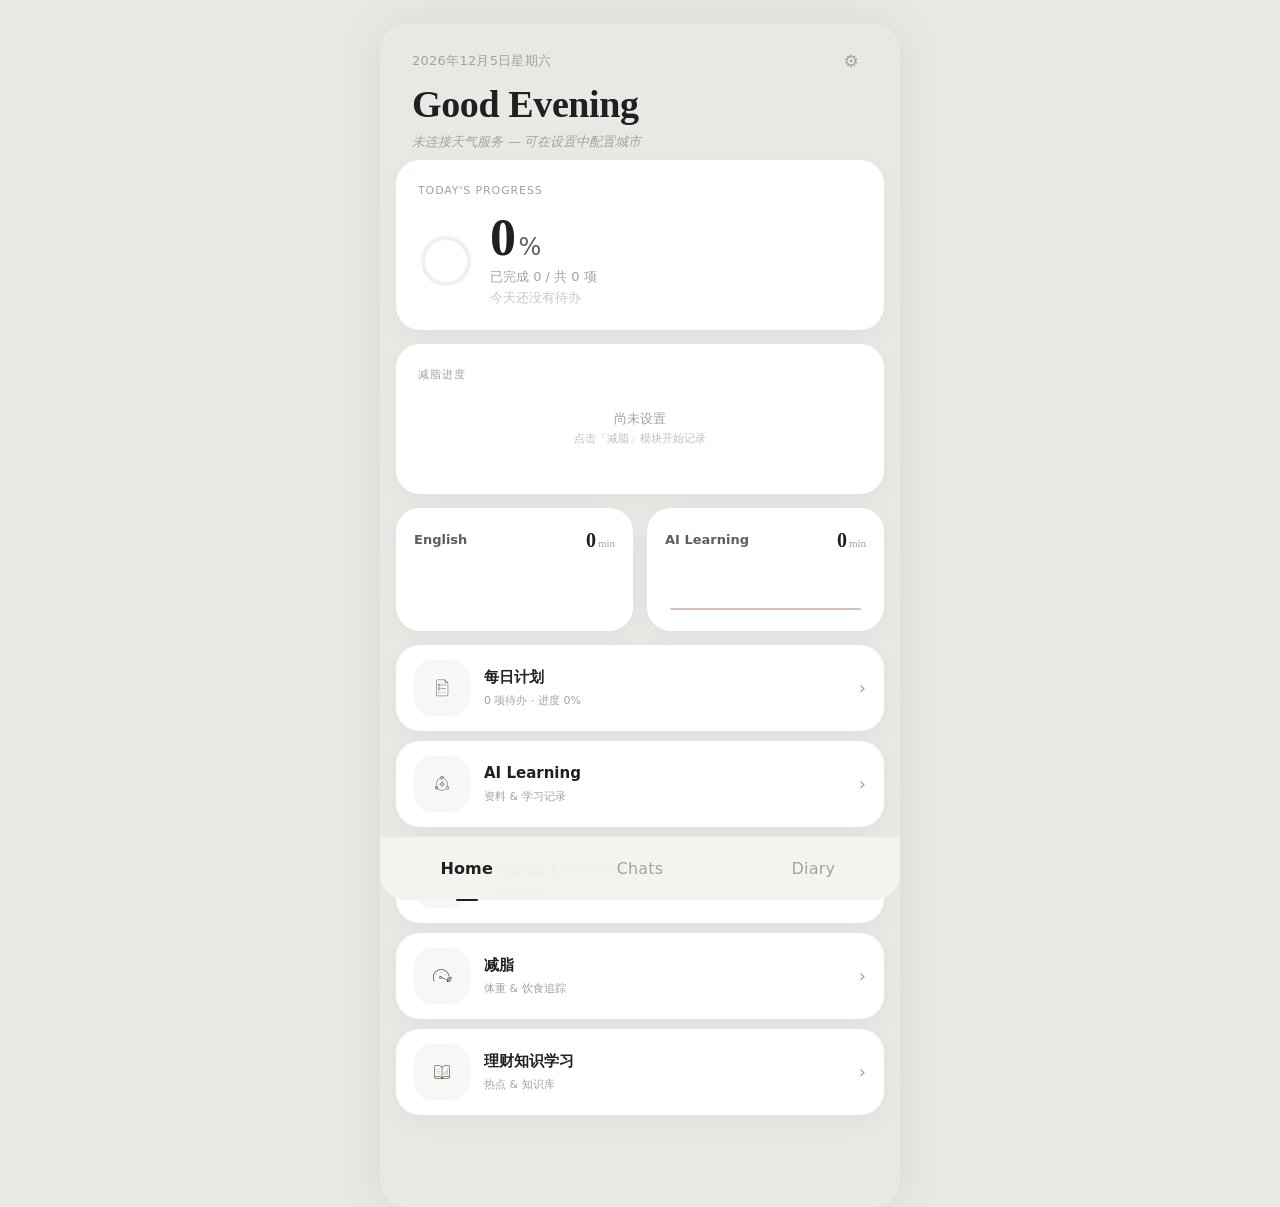
<file: index.html>
<!DOCTYPE html>
<html lang="zh-CN">
<head>
  <meta charset="UTF-8">
  <meta name="viewport" content="width=device-width, initial-scale=1.0, viewport-fit=cover, user-scalable=no">
  <meta name="theme-color" content="#F4F2EE">
  <meta name="apple-mobile-web-app-capable" content="yes">
  <meta name="apple-mobile-web-app-status-bar-style" content="default">
  <title>Reality Loop</title>
  <link rel="manifest" href="manifest.json">
  <link rel="stylesheet" href="css/style.css">
</head>
<body>
<div class="app-shell" id="app">

  <!-- ═════════════════════════════════
       PAGE: Dashboard (Home)
       ═════════════════════════════════ -->
  <div class="page active" id="page-dashboard">
    <!-- Dashboard Home -->
    <div id="dash-home" class="page-content"></div>

    <!-- Sub-pages -->
    <div id="dash-tasks-page" class="page-content hidden"></div>
    <div id="dash-ai-page" class="page-content hidden"></div>
    <div id="dash-english-page" class="page-content hidden"></div>
    <div id="dash-fatloss-page" class="page-content hidden"></div>
    <div id="dash-finance-page" class="page-content hidden"></div>
    <div id="dash-settings-page" class="page-content hidden"></div>
  </div>

  <!-- ═════════════════════════════════
       PAGE: Chats
       ═════════════════════════════════ -->
  <div class="page" id="page-chats">
    <div id="chats-list-view" class="page-content"></div>
    <div id="chats-detail-view" class="page-content hidden"></div>
  </div>

  <!-- ═════════════════════════════════
       PAGE: Diary
       ═════════════════════════════════ -->
  <div class="page" id="page-diary">
    <div id="diary-list-view" class="page-content"></div>
    <div id="diary-editor-view" class="page-content hidden"></div>
  </div>

  <!-- ═════════════════════════════════
       Bottom Navigation
       ═════════════════════════════════ -->
  <nav class="bottom-nav" id="bottom-nav">
    <button class="nav-item active" data-page="dashboard">Home</button>
    <button class="nav-item" data-page="chats">Chats</button>
    <button class="nav-item" data-page="diary">Diary</button>
  </nav>
</div>

<!-- Modal Overlay -->
<div class="modal-overlay" id="modal-overlay">
  <div class="modal-sheet" id="modal-sheet">
    <div class="modal-handle"></div>
    <div id="modal-body"></div>
  </div>
</div>

<!-- Confirm Dialog -->
<div class="confirm-overlay" id="confirm-overlay">
  <div class="confirm-box">
    <p class="confirm-msg" id="confirm-msg"></p>
    <div class="confirm-actions">
      <button class="btn btn-outline btn-sm" id="confirm-cancel">取消</button>
      <button class="btn btn-primary btn-sm" id="confirm-ok">确认</button>
    </div>
  </div>
</div>

<!-- Toast Container -->
<div class="toast-container" id="toast-container"></div>

<script src="js/utils.js"></script>
<script src="js/db.js"></script>
<script src="js/weather.js"></script>
<script src="js/chat-provider.js"></script>
<script src="js/dashboard.js"></script>
<script src="js/tasks.js"></script>
<script src="js/ai-learning.js"></script>
<script src="js/english.js"></script>
<script src="js/fatloss.js"></script>
<script src="js/finance.js"></script>
<script src="js/diary.js"></script>
<script src="js/chats.js"></script>
<script src="js/app.js"></script>
<script>
  if ('serviceWorker' in navigator) {
    window.addEventListener('load', () => {
      navigator.serviceWorker.register('sw.js').catch(() => {});
    });
  }
</script>
</body>
</html>
</file>
<file: css/style.css>
/* ============================================
   Reality Loop v2 — Soft Editorial Design System
   "私人数字杂志" — Warm, quiet, editorial
   Reference: Iris's preferred-ui-reference.png
   ============================================ */

/* ── Font Stack (no Google Fonts CDN) ── */
:root {
  --font-serif:
    "Newsreader", "Noto Serif SC", "Source Han Serif SC",
    "Songti SC", "STSong", Georgia, serif;
  --font-sans:
    "Inter", "Noto Sans SC", "Source Han Sans SC",
    -apple-system, BlinkMacSystemFont, "Segoe UI", Roboto,
    system-ui, sans-serif;
}

/* ── Design Tokens ── */
:root {
  /* Colors — warm editorial palette */
  --bg-page:        #F4F2EE;
  --bg-card:        #FFFFFF;
  --bg-dark-card:   #1F201F;
  --bg-input:       #FAFAF8;

  --text-primary:   #1F201F;
  --text-secondary: #5E5F5C;
  --text-tertiary:  #A2A3A0;
  --text-dark-primary:  #F4F4F1;
  --text-dark-secondary: #AFAFAD;

  --border-light:   #E8E9E5;
  --border-subtle:  #F0F0EC;

  /* Chart / accent colors (low saturation) */
  --chart-green:    #BEC0BC;
  --chart-pink:     #D6B7AE;
  --chart-line:     #D6B7AE;

  /* Semantic */
  --success:        #5A9B6E;
  --danger:         #C45C4B;
  --warning:        #B8923A;

  /* Typography scale */
  --fs-greeting:    clamp(30px, 7.5vw, 38px);
  --fs-big-number:  clamp(40px, 10vw, 52px);
  --fs-card-title:  clamp(17px, 4.5vw, 24px);
  --fs-body:        15px;
  --fs-body-lg:     16px;
  --fs-caption:     13px;
  --fs-tiny:         11px;
  --fs-nav:         clamp(14px, 3.6vw, 16px);

  /* Line heights */
  --lh-tight:       1.08;    /* greeting */
  --lh-number:      0.98;    /* big numbers */
  --lh-body:        1.65;    /* Chinese body text */
  --lh-diary:       1.7;     /* diary body */
  --lh-normal:      1.45;    /* general */

  /* Spacing */
  --page-x:         16px;
  --card-radius:    24px;
  --dark-radius:    26px;
  --card-pad:       20px;
  --card-pad-lg:    22px;
  --gap-block:      14px;
  --gap-section:    20px;

  /* Shadow — very soft */
  --shadow-card:    0 8px 24px rgba(31,32,31,.035);
  --shadow-dark:    0 12px 32px rgba(31,32,31,.18);

  /* Layout */
  --nav-height:     64px;
  --max-width:      480px;
  --safe-top:       env(safe-area-inset-top, 0px);
  --safe-bottom:    env(safe-area-inset-bottom, 0px);

  /* Tabular numbers for data */
  --font-numeric:   "Newsreader", ui-serif, Georgia, serif;
}

/* ═══════════════════════════════════
   RESET & BASE
   ═══════════════════════════════════ */
*, *::before, *::after {
  box-sizing: border-box;
  margin: 0;
  padding: 0;
}
html {
  font-size: 16px;
  -webkit-text-size-adjust: 100%;
  -webkit-tap-highlight-color: transparent;
}
body {
  font-family: var(--font-sans);
  font-size: var(--fs-body);
  line-height: var(--lh-body);
  color: var(--text-primary);
  background: var(--bg-page);
  min-height: 100dvh;
  overflow-x: hidden;
  -webkit-font-smoothing: antialiased;
  -moz-osx-font-smoothing: grayscale;
}
a { color: inherit; text-decoration: none; }
button {
  font: inherit; color: inherit;
  background: none; border: none; cursor: pointer;
  -webkit-user-select: none; user-select: none;
}
input, textarea, select {
  font-family: var(--font-sans);
  font-size: var(--fs-body);
  color: var(--text-primary);
  background: var(--bg-input);
  border: 1px solid var(--border-light);
  border-radius: 12px;
  padding: 11px 14px;
  width: 100%; outline: none;
  transition: border-color .2s ease;
}
input:focus, textarea:focus { border-color: var(--text-tertiary); }
textarea { resize: vertical; min-height: 80px; }

/* ═══════════════════════════════════
   APP SHELL
   ═══════════════════════════════════ */
.app-shell {
  max-width: var(--max-width);
  margin: 0 auto;
  min-height: 100dvh;
  position: relative;
  display: flex;
  flex-direction: column;
}

/* ═══════════════════════════════════
   PAGES
   ═══════════════════════════════════ */
.page { display: none; flex: 1;
  padding-bottom: calc(var(--nav-height) + var(--safe-bottom) + 8px); }
.page.active { display: block; }
.page-content { padding: 0 var(--page-x); }

/* ═══════════════════════════════════
   DASHBOARD HEADER — Editorial Date + Greeting
   ═══════════════════════════════════ */
.dash-header {
  padding: calc(var(--safe-top) + 20px) var(--page-x) 8px;
}
.dash-date-row {
  display: flex; align-items: center; justify-content: space-between;
  margin-bottom: 6px;
}
.dash-date-text {
  font-family: var(--font-sans);
  font-size: var(--fs-caption);
  color: var(--text-tertiary);
  letter-spacing: .02em;
  font-weight: 500;
}
.dash-sync-time {
  font-size: var(--fs-tiny);
  color: var(--text-tertiary);
}
.dash-greeting {
  font-family: var(--font-serif);
  font-size: var(--fs-greeting);
  font-weight: 700;
  line-height: var(--lh-tight);
  color: var(--text-primary);
  letter-spacing: -.01em;
}
.dash-weather-line {
  font-size: var(--fs-caption);
  color: var(--text-secondary);
  margin-top: 6px;
  font-weight: 400;
}
.settings-btn-low {
  width: 34px; height: 34px;
  display: flex; align-items: center; justify-content: center;
  border-radius: 50%;
  color: var(--text-tertiary);
  font-size: 17px;
  transition: background .15s;
}
.settings-btn-low:active { background: var(--border-subtle); }

/* ═══════════════════════════════════
   CARDS — White & Dark
   ═══════════════════════════════════ */
.card {
  background: var(--bg-card);
  border-radius: var(--card-radius);
  padding: var(--card-pad);
  box-shadow: var(--shadow-card);
  margin-bottom: var(--gap-block);
}
.card-lg { padding: var(--card-pad-lg); }
.card-dark {
  background: var(--bg-dark-card);
  border-radius: var(--dark-radius);
  padding: var(--card-pad-lg);
  box-shadow: var(--shadow-dark);
  margin-bottom: var(--gap-block);
  color: var(--text-dark-primary);
}

/* Card internal spacing */
.card-inner-gap { margin-top: 12px; }
.card-label {
  font-size: var(--fs-tiny);
  color: var(--text-tertiary);
  text-transform: uppercase;
  letter-spacing: .08em;
  font-weight: 500;
}
.card-label-dark {
  font-size: var(--fs-tiny);
  color: var(--text-dark-secondary);
  letter-spacing: .06em;
  opacity: .7;
}

/* ═══════════════════════════════════
   BIG NUMBERS — Serif, Tabular
   ═══════════════════════════════════ */
.big-number {
  font-family: var(--font-numeric);
  font-size: var(--fs-big-number);
  font-weight: 700;
  line-height: var(--lh-number);
  letter-spacing: -.03em;
  font-variant-numeric: tabular-nums;
}
.big-number-unit {
  font-family: var(--font-sans);
  font-size: var(--fs-card-title);
  font-weight: 400;
  color: var(--text-secondary);
  margin-left: 4px;
}
.big-number-sub {
  font-size: var(--fs-caption);
  color: var(--text-tertiary);
  margin-top: 2px;
}

/* Dark card numbers */
.big-number-dark {
  font-family: var(--font-numeric);
  font-size: var(--fs-big-number);
  font-weight: 700;
  line-height: var(--lh-number);
  letter-spacing: -.03em;
  color: var(--text-dark-primary);
  font-variant-numeric: tabular-nums;
}

/* ═══════════════════════════════════
   PROGRESS ARC (SVG)
   ═══════════════════════════════════ */
.progress-arc-wrap {
  display: flex; align-items: center; gap: 16px;
}
.progress-arc {
  width: 56px; height: 56px; flex-shrink: 0; position: relative;
}
.progress-arc svg { transform: rotate(-90deg); }
.progress-arc circle.bg {
  fill: none; stroke: var(--border-subtle); stroke-width: 4;
}
.progress-arc circle.fg {
  fill: none; stroke: var(--text-primary); stroke-width: 4;
  stroke-linecap: round;
  transition: stroke-dashoffset .5s cubic-bezier(.4,0,.2,1);
}
.progress-pct-label {
  font-family: var(--font-numeric);
  font-size: var(--fs-card-title);
  font-weight: 700;
  font-variant-numeric: tabular-nums;
}

/* ═══════════════════════════════════
   MINI CHARTS (Canvas-based)
   ═══════════════════════════════════ */
.mini-chart-row {
  display: grid;
  grid-template-columns: 1fr 1fr;
  gap: var(--gap-block);
  margin-bottom: var(--gap-block);
}
.mini-chart-card {
  background: var(--bg-card);
  border-radius: var(--card-radius);
  padding: 16px 18px;
  box-shadow: var(--shadow-card);
}
.mc-header {
  display: flex; align-items: center; justify-content: space-between;
  margin-bottom: 10px;
}
.mc-title {
  font-size: var(--fs-caption);
  font-weight: 600;
  color: var(--text-secondary);
}
.mc-value {
  font-family: var(--font-numeric);
  font-size: 20px;
  font-weight: 700;
  font-variant-numeric: tabular-nums;
}
.mc-value-unit {
  font-size: var(--fs-tiny);
  color: var(--text-tertiary);
  font-weight: 400;
  margin-left: 2px;
}
.mc-canvas {
  width: 100%; height: 48px;
  display: block;
}

/* ═══════════════════════════════════
   FAT LOSS PROGRESS CARD
   ═══════════════════════════════════ */
.fatloss-progress-grid {
  display: grid;
  grid-template-columns: repeat(3, 1fr);
  gap: 12px;
  margin-bottom: 14px;
}
.fatloss-stat {
  text-align: center;
}
.fatloss-stat-val {
  font-family: var(--font-numeric);
  font-size: 22px;
  font-weight: 700;
  font-variant-numeric: tabular-nums;
}
.fatloss-stat-lbl {
  font-size: var(--fs-tiny);
  color: var(--text-tertiary);
  margin-top: 2px;
}
.fatloss-arc-container {
  display: flex; justify-content: center;
  padding: 8px 0 4px;
}

/* ═══════════════════════════════════
   MODULE ENTRY ITEMS (clickable)
   ═══════════════════════════════════ */
.module-entry-list { margin-bottom: var(--gap-section); }
.module-entry {
  display: flex; align-items: center; gap: 14px;
  padding: 15px 18px;
  background: var(--bg-card);
  border-radius: var(--card-radius);
  box-shadow: var(--shadow-card);
  margin-bottom: 10px;
  cursor: pointer;
  transition: transform .15s ease, box-shadow .15s ease;
  -webkit-tap-highlight-color: transparent;
}
.module-entry:active {
  transform: scale(.985);
  box-shadow: 0 4px 12px rgba(31,32,31,.06);
}
.module-entry-icon {
  width: 56px; height: 56px;
  border-radius: 18px;
  display: flex; align-items: center; justify-content: center;
  flex-shrink: 0;
  background: #F7F8F5;
}
.module-entry-icon img {
  width: 32px; height: 32px;
  object-fit: contain;
}
.module-entry-info { flex: 1; min-width: 0; }
.module-entry-name {
  font-size: var(--fs-body);
  font-weight: 600;
}
.module-entry-hint {
  font-size: var(--fs-tiny);
  color: var(--text-tertiary);
  margin-top: 2px;
  white-space: nowrap; overflow: hidden; text-overflow: ellipsis;
}
.module-entry-arrow {
  color: var(--text-tertiary);
  font-size: 18px; flex-shrink: 0;
  font-weight: 300;
}

/* ═══════════════════════════════════
   BOTTOM NAVIGATION
   ═══════════════════════════════════ */
.bottom-nav {
  position: fixed; bottom: 0; left: 50%; transform: translateX(-50%);
  width: 100%; max-width: var(--max-width);
  height: calc(var(--nav-height) + var(--safe-bottom));
  padding-bottom: var(--safe-bottom);
  background: rgba(244,242,238,.92);
  backdrop-filter: blur(24px);
  -webkit-backdrop-filter: blur(24px);
  border-top: 1px solid var(--border-light);
  display: flex;
  z-index: 100;
}
.nav-item {
  flex: 1;
  display: flex; align-items: center; justify-content: center;
  height: var(--nav-height);
  font-family: var(--font-sans);
  font-size: var(--fs-nav);
  font-weight: 450;
  color: var(--text-tertiary);
  position: relative;
  transition: color .25s ease;
  letter-spacing: .01em;
}
.nav-item.active {
  color: var(--text-primary);
  font-weight: 600;
}
.nav-item.active::after {
  content: '';
  position: absolute; bottom: 0; left: 50%; transform: translateX(-50%);
  width: 22px; height: 2.5px;
  background: var(--text-primary);
  border-radius: 2px;
}

/* ═══════════════════════════════════
   SUB-PAGE HEADERS
   ═══════════════════════════════════ */
.subpage-header {
  display: flex; align-items: center; gap: 10px;
  padding: calc(var(--safe-top) + 10px) var(--page-x) 12px;
}
.back-btn {
  width: 36px; height: 36px;
  display: flex; align-items: center; justify-content: center;
  border-radius: 50%;
  font-size: 20px;
  color: var(--text-primary);
  font-weight: 300;
}
.subpage-title {
  font-family: var(--font-serif);
  font-size: var(--fs-card-title);
  font-weight: 700;
  letter-spacing: -.01em;
  flex: 1;
  min-width: 0;
}
.header-action {
  width: 36px; height: 36px;
  display: flex; align-items: center; justify-content: center;
  border-radius: 50%;
  color: var(--text-tertiary);
  font-size: 17px;
  margin-left: auto;
  transition: background .15s;
}
.header-action:active { background: var(--border-subtle); }

/* Page title (for Chats/Diary list pages) */
.page-header {
  display: flex; align-items: center; justify-content: space-between;
  padding: calc(var(--safe-top) + 16px) var(--page-x) 8px;
}
.page-title {
  font-family: var(--font-serif);
  font-size: var(--fs-card-title);
  font-weight: 700;
  letter-spacing: -.01em;
}

/* ═══════════════════════════════════
   BUTTONS — Low saturation, no neon
   ═══════════════════════════════════ */
.btn {
  display: inline-flex; align-items: center; justify-content: center;
  gap: 6px;
  padding: 11px 20px;
  border-radius: 14px;
  font-size: var(--fs-body);
  font-weight: 550;
  cursor: pointer;
  transition: all .2s ease;
  -webkit-tap-highlight-color: transparent;
  min-height: 44px; min-width: 44px;
}
.btn-primary {
  background: var(--text-primary);
  color: var(--bg-card);
}
.btn-primary:active { opacity: .82; }
.btn-outline {
  background: transparent;
  border: 1.5px solid var(--border-light);
  color: var(--text-primary);
}
.btn-outline:active { background: var(--border-subtle); }
.btn-white {
  background: #FFFFFF;
  border: 1.5px solid var(--border-light);
  color: var(--text-primary);
  box-shadow: 0 1px 4px rgba(31,32,31,.06);
}
.btn-white:active { background: var(--bg-primary); }
.btn-danger {
  background: var(--danger);
  color: #FFF;
}
.btn-ghost {
  background: transparent;
  color: var(--text-secondary);
}
.btn-ghost:active { background: var(--border-subtle); }
.btn-sm { padding: 8px 14px; font-size: var(--fs-caption); min-height: 36px; border-radius: 10px; }
.btn-block { width: 100%; }

/* ═══════════════════════════════════
   FORM ELEMENTS
   ═══════════════════════════════════ */
.form-group { margin-bottom: 16px; }
.form-label {
  display: block;
  font-size: var(--fs-caption);
  font-weight: 550;
  color: var(--text-secondary);
  margin-bottom: 6px;
}
.form-row { display: flex; gap: 10px; }
.form-row > * { flex: 1; }

/* ═══════════════════════════════════
   PILL TOGGLE GROUP
   ═══════════════════════════════════ */
.pill-toggle-group {
  display: flex; gap: 8px;
  margin-bottom: 16px;
}
.pill-toggle {
  flex: 1;
  padding: 9px 0;
  text-align: center;
  border-radius: 9999px;
  font-size: var(--fs-caption);
  font-weight: 550;
  border: 1.5px solid var(--border-light);
  background: var(--bg-card);
  color: var(--text-primary);
  transition: all .2s ease;
  cursor: pointer;
}
.pill-toggle.active {
  background: var(--text-primary);
  color: var(--bg-card);
  border-color: var(--text-primary);
}

/* ═══════════════════════════════════
   TODO ITEMS
   ═══════════════════════════════════ */
.todo-item {
  display: flex; align-items: flex-start; gap: 12px;
  padding: 13px 0;
  border-bottom: 1px solid var(--border-subtle);
}
.todo-item:last-child { border-bottom: none; }
.todo-check {
  width: 22px; height: 22px;
  border-radius: 50%;
  border: 1.5px solid var(--text-tertiary);
  flex-shrink: 0;
  margin-top: 3px;
  display: flex; align-items: center; justify-content: center;
  cursor: pointer;
  transition: all .25s ease;
  -webkit-tap-highlight-color: transparent;
}
.todo-check.checked {
  background: var(--text-primary);
  border-color: var(--text-primary);
}
.todo-check.checked::after {
  content: '✓';
  color: var(--bg-card);
  font-size: 13px;
  font-weight: 700;
}
.todo-body { flex: 1; min-width: 0; }
.todo-title {
  font-size: var(--fs-body);
  font-weight: 500;
  word-break: break-word;
  line-height: 1.4;
}
.todo-title.done {
  text-decoration: line-through;
  color: var(--text-tertiary);
}
.todo-meta {
  font-size: var(--fs-tiny);
  color: var(--text-tertiary);
  margin-top: 3px;
}
.todo-status {
  font-size: var(--fs-tiny);
  padding: 3px 10px;
  border-radius: 9999px;
  background: var(--bg-input);
  color: var(--text-secondary);
  flex-shrink: 0;
  white-space: nowrap;
  margin-top: 3px;
  font-weight: 500;
}

/* ═══════════════════════════════════
   LIST ITEMS (generic)
   ═══════════════════════════════════ */
.list-item {
  display: flex; align-items: center; gap: 12px;
  padding: 13px 0;
  border-bottom: 1px solid var(--border-subtle);
}
.list-item:last-child { border-bottom: none; }
.list-item-body { flex: 1; min-width: 0; }
.list-item-title {
  font-size: var(--fs-body);
  font-weight: 550;
  word-break: break-word;
}
.list-item-sub {
  font-size: var(--fs-tiny);
  color: var(--text-tertiary);
  margin-top: 3px;
  line-height: 1.4;
}
.list-item-actions { display: flex; gap: 4px; flex-shrink: 0; }
.icon-btn {
  width: 33px; height: 33px;
  display: flex; align-items: center; justify-content: center;
  border-radius: 10px;
  color: var(--text-tertiary);
  font-size: 15px;
  transition: background .15s;
}
.icon-btn:active { background: var(--border-subtle); }
.icon-btn.danger:active { background: rgba(196,92,75,.1); color: var(--danger); }

/* ═══════════════════════════════════
   CHAT UI — Warm, low contrast
   ═══════════════════════════════════ */
.chat-session-card {
  display: flex; align-items: center; gap: 14px;
  padding: 15px 18px;
  background: var(--bg-card);
  border-radius: var(--card-radius);
  box-shadow: var(--shadow-card);
  margin-bottom: 10px;
  cursor: pointer;
  transition: transform .15s;
  -webkit-tap-highlight-color: transparent;
}
.chat-session-card:active { transform: scale(.985); }
.chat-bubble {
  max-width: 84%;
  padding: 11px 16px;
  border-radius: 18px;
  margin-bottom: 8px;
  font-size: var(--fs-body);
  line-height: var(--lh-normal);
  word-break: break-word;
}
.chat-bubble.user {
  background: var(--text-primary);
  color: var(--bg-card);
  margin-left: auto;
  border-bottom-right-radius: 5px;
}
.chat-bubble.ai {
  background: var(--bg-card);
  color: var(--text-primary);
  border-bottom-left-radius: 5px;
  box-shadow: 0 2px 8px rgba(31,32,31,.04);
  border: 1px solid var(--border-subtle);
}
.chat-bubble.ai > :first-child { margin-top: 0; }
.chat-bubble.ai > :last-child { margin-bottom: 0; }
.chat-bubble.ai p { margin: 0 0 .72em; }
.chat-bubble.ai h1,
.chat-bubble.ai h2,
.chat-bubble.ai h3,
.chat-bubble.ai h4 {
  margin: .9em 0 .42em;
  font-family: var(--font-sans);
  font-weight: 680;
  line-height: 1.35;
}
.chat-bubble.ai h1 { font-size: 1.18em; }
.chat-bubble.ai h2 { font-size: 1.12em; }
.chat-bubble.ai h3,
.chat-bubble.ai h4 { font-size: 1.05em; }
.chat-bubble.ai ul,
.chat-bubble.ai ol {
  margin: .3em 0 .8em;
  padding-left: 1.35em;
}
.chat-bubble.ai li { margin: .28em 0; padding-left: .12em; }
.chat-bubble.ai strong { font-weight: 700; }
.chat-bubble.ai em { font-style: italic; }
.chat-bubble.ai blockquote {
  margin: .65em 0;
  padding: .15em 0 .15em .85em;
  border-left: 2px solid var(--border-light);
  color: var(--text-secondary);
}
.chat-bubble.ai pre {
  margin: .65em 0;
  padding: 10px 12px;
  overflow-x: auto;
  border-radius: 10px;
  background: var(--bg-input);
  font-size: .86em;
  line-height: 1.55;
  white-space: pre;
}
.chat-bubble.ai code {
  padding: .1em .32em;
  border-radius: 5px;
  background: var(--bg-input);
  font-family: ui-monospace, SFMono-Regular, Consolas, monospace;
  font-size: .88em;
}
.chat-bubble.ai pre code { padding: 0; background: transparent; }
.chat-bubble.ai a {
  text-decoration: underline;
  text-underline-offset: 2px;
  overflow-wrap: anywhere;
}
.chat-bubble.ai hr {
  margin: .85em 0;
  border: 0;
  border-top: 1px solid var(--border-light);
}
.chat-input-area {
  display: flex; gap: 10px;
  padding: 8px 0 4px;
  align-items: flex-end;
}
.chat-input-area input { flex: 1; border-radius: 20px; }
.chat-send-btn {
  width: 44px; height: 44px;
  border-radius: 50%;
  background: var(--text-primary);
  color: var(--bg-card);
  display: flex; align-items: center; justify-content: center;
  flex-shrink: 0;
  font-size: 18px;
  font-weight: 500;
}
.chat-scope-bar {
  display: flex; gap: 6px;
  padding: 8px 0 4px;
  overflow-x: auto;
  -webkit-overflow-scrolling: touch;
}
.scope-chip {
  padding: 6px 13px;
  border-radius: 9999px;
  font-size: var(--fs-tiny);
  font-weight: 550;
  white-space: nowrap;
  border: 1px solid var(--border-light);
  background: var(--bg-card);
  color: var(--text-secondary);
  cursor: pointer;
  transition: all .2s;
}
.scope-chip.active {
  background: var(--text-primary);
  color: var(--bg-card);
  border-color: var(--text-primary);
}

/* ═══════════════════════════════════
   DIARY — Book-page feel
   ═══════════════════════════════════ */
.diary-editor {
  min-height: 280px;
  font-family: var(--font-sans);
  font-size: var(--fs-body-lg);
  line-height: var(--lh-diary);
  border-radius: 14px;
}
.diary-title-input {
  font-family: var(--font-serif);
  font-size: var(--fs-card-title);
  font-weight: 650;
  border: none;
  background: transparent;
  padding: 8px 0;
  border-bottom: 1px solid var(--border-light);
  border-radius: 0;
}
.diary-title-input:focus { border-bottom-color: var(--text-tertiary); }
.diary-date-display {
  font-family: var(--font-serif);
  font-size: var(--fs-caption);
  color: var(--text-tertiary);
  margin-bottom: 16px;
  font-style: italic;
}
.diary-list-item {
  padding: 16px 18px;
  background: var(--bg-card);
  border-radius: var(--card-radius);
  box-shadow: var(--shadow-card);
  margin-bottom: 10px;
  cursor: pointer;
  transition: transform .15s;
  -webkit-tap-highlight-color: transparent;
}
.diary-list-item:active { transform: scale(.985); }
.diary-list-date {
  font-family: var(--font-serif);
  font-size: var(--fs-tiny);
  color: var(--text-tertiary);
  letter-spacing: .03em;
  margin-bottom: 4px;
}
.diary-list-title {
  font-family: var(--font-serif);
  font-size: var(--fs-body);
  font-weight: 650;
  margin-bottom: 4px;
}
.diary-list-preview {
  font-family: var(--font-sans);
  font-size: var(--fs-caption);
  color: var(--text-secondary);
  line-height: var(--lh-diary);
  display: -webkit-box;
  -webkit-line-clamp: 2;
  -webkit-box-orient: vertical;
  overflow: hidden;
}
.save-indicator {
  font-size: var(--fs-tiny);
  text-align: right;
  margin-top: 6px;
  font-weight: 500;
  letter-spacing: .02em;
}
.save-indicator.saving { color: var(--warning); }
.save-indicator.saved { color: var(--success); }
.save-indicator.error { color: var(--danger); }

/* ═══════════════════════════════════
   TAB BAR (sub-navigation)
   ═══════════════════════════════════ */
.tab-bar {
  display: flex; gap: 6px;
  padding: 4px 0 14px;
  overflow-x: auto;
  -webkit-overflow-scrolling: touch;
}
.tab-item {
  padding: 8px 16px;
  border-radius: 9999px;
  font-size: var(--fs-caption);
  font-weight: 550;
  white-space: nowrap;
  color: var(--text-secondary);
  background: transparent;
  cursor: pointer;
  transition: all .2s ease;
}
.tab-item.active {
  background: var(--text-primary);
  color: var(--bg-card);
}

/* ═══════════════════════════════════
   BADGE
   ═══════════════════════════════════ */
.badge {
  display: inline-flex; align-items: center;
  padding: 3px 10px;
  border-radius: 9999px;
  font-size: var(--fs-tiny);
  font-weight: 550;
}
.badge-default { background: var(--bg-input); color: var(--text-secondary); }
.badge-success { background: rgba(90,155,110,.12); color: var(--success); }
.badge-warning { background: rgba(184,146,58,.12); color: var(--warning); }

/* ═══════════════════════════════════
   SETTINGS PAGE
   ═══════════════════════════════════ */
.settings-section { margin-bottom: 28px; }
.settings-section-title {
  font-size: var(--fs-tiny);
  color: var(--text-tertiary);
  text-transform: uppercase;
  letter-spacing: .1em;
  margin-bottom: 10px;
  padding-left: 2px;
  font-weight: 550;
}
.setting-row {
  display: flex; align-items: center; justify-content: space-between;
  padding: 14px 0;
  border-bottom: 1px solid var(--border-subtle);
}
.setting-label { font-size: var(--fs-body); font-weight: 500; }
.setting-value { font-size: var(--fs-caption); color: var(--text-secondary); }

/* ═══════════════════════════════════
   MODAL / SHEET
   ═══════════════════════════════════ */
.modal-overlay {
  position: fixed; inset: 0;
  background: rgba(31,32,31,.3);
  z-index: 200;
  display: none; align-items: flex-end; justify-content: center;
}
.modal-overlay.show { display: flex; }
.modal-sheet {
  width: 100%; max-width: var(--max-width);
  max-height: 85dvh;
  background: var(--bg-card);
  border-radius: 22px 22px 0 0;
  padding: 20px var(--page-x);
  overflow-y: auto;
  animation: sheetUp .28s cubic-bezier(.2,0,0,1);
}
@keyframes sheetUp {
  from { transform: translateY(100%); }
  to { transform: translateY(0); }
}
.modal-handle {
  width: 36px; height: 4px;
  background: var(--border-light);
  border-radius: 2px;
  margin: 0 auto 16px;
}
.modal-title {
  font-family: var(--font-serif);
  font-size: var(--fs-card-title);
  font-weight: 700;
  margin-bottom: 18px;
}

/* ═══════════════════════════════════
   CONFIRM DIALOG
   ═══════════════════════════════════ */
.confirm-overlay {
  position: fixed; inset: 0;
  background: rgba(31,32,31,.35);
  z-index: 300;
  display: none; align-items: center; justify-content: center;
  padding: var(--page-x);
}
.confirm-overlay.show { display: flex; }
.confirm-box {
  background: var(--bg-card);
  border-radius: var(--card-radius);
  padding: 24px 20px;
  width: 100%; max-width: 320px;
  text-align: center;
  animation: confirmIn .2s ease;
}
@keyframes confirmIn {
  from { transform: scale(.92); opacity: 0; }
  to { transform: scale(1); opacity: 1; }
}
.confirm-msg {
  font-size: var(--fs-body);
  line-height: var(--lh-body);
  margin-bottom: 22px;
}
.confirm-actions {
  display: flex; gap: 10px;
  justify-content: center;
}

/* ═══════════════════════════════════
   TOAST
   ═══════════════════════════════════ */
.toast-container {
  position: fixed; top: 20px; left: 50%; transform: translateX(-50%);
  z-index: 400;
  display: flex; flex-direction: column; gap: 8px;
  pointer-events: none;
}
.toast {
  background: var(--text-primary);
  color: var(--bg-card);
  padding: 10px 22px;
  border-radius: 9999px;
  font-size: var(--fs-caption);
  font-weight: 550;
  box-shadow: var(--shadow-dark);
  animation: toastIn .25s ease, toastOut .25s ease 2.75s forwards;
  pointer-events: auto;
  letter-spacing: .01em;
}
@keyframes toastIn {
  from { transform: translateY(-16px); opacity: 0; }
  to { transform: translateY(0); opacity: 1; }
}
@keyframes toastOut {
  from { opacity: 1; }
  to { opacity: 0; }
}

/* ═══════════════════════════════════
   EMPTY STATE
   ═══════════════════════════════════ */
.empty-state {
  text-align: center;
  padding: 40px var(--page-x);
  color: var(--text-tertiary);
}
.empty-icon { font-size: 36px; margin-bottom: 10px; opacity: .6; }
.empty-icon img { width: 84px; height: 84px; object-fit: contain; opacity: 1; }
.empty-text {
  font-size: var(--fs-caption);
  line-height: 1.5;
}
.empty-text small { color: var(--text-tertiary); opacity: .7; }

/* ═══════════════════════════════════
   CALENDAR WIDGET
   ═══════════════════════════════════ */
.cal-header {
  display: flex; align-items: center; justify-content: space-between;
  padding: 10px 0;
}
.cal-title {
  font-family: var(--font-serif);
  font-size: var(--fs-body);
  font-weight: 650;
}
.cal-nav { color: var(--text-secondary); font-size: 18px; padding: 4px 10px; }
.cal-grid {
  display: grid;
  grid-template-columns: repeat(7, 1fr);
  gap: 2px;
  text-align: center;
}
.cal-head { font-size: var(--fs-tiny); color: var(--text-tertiary); padding: 7px 0; font-weight: 500; }
.cal-day {
  font-size: var(--fs-caption); padding: 8px 0;
  border-radius: 50%; cursor: pointer;
  position: relative;
  font-variant-numeric: tabular-nums;
}
.cal-day.today { font-weight: 700; }
.cal-day.selected {
  background: var(--text-primary);
  color: var(--bg-card);
  font-weight: 600;
}
.cal-day.has-dot::after {
  content: ''; position: absolute; bottom: 1px; left: 50%;
  transform: translateX(-50%);
  width: 4px; height: 4px; border-radius: 50%;
  background: var(--text-tertiary);
}
.cal-day.selected.has-dot::after { background: var(--bg-card); }

/* ═══════════════════════════════════
   WEATHER CARD (Dashboard)
   ═══════════════════════════════════ */
.weather-inline {
  display: flex; align-items: center; gap: 10px;
  font-size: var(--fs-caption);
  color: var(--text-secondary);
  margin-top: 4px;
}
.weather-icon-inline { font-size: 18px; }
.weather-temp { font-weight: 550; color: var(--text-primary); }
.weather-empty-state {
  font-size: var(--fs-caption);
  color: var(--text-tertiary);
  font-style: italic;
}

/* ═══════════════════════════════════
   UTILITY CLASSES
   ═══════════════════════════════════ */
.text-center { text-align: center; }
.text-right { text-align: right; }
.mt-xs { margin-top: 6px; }
.mt-sm { margin-top: 10px; }
.mt-md { margin-top: 16px; }
.mt-lg { margin-top: 24px; }
.mb-sm { margin-bottom: 10px; }
.mb-md { margin-bottom: 16px; }
.flex { display: flex; }
.flex-center { display: flex; align-items: center; justify-content: center; }
.gap-xs { gap: 6px; }
.gap-sm { gap: 10px; }

/* Finance digest */
.finance-digest-meta {
  display: flex;
  align-items: flex-end;
  justify-content: space-between;
  gap: 16px;
  padding: 4px 4px 10px;
}
.finance-digest-title {
  font-family: var(--font-serif);
  font-size: var(--fs-body);
  font-weight: 700;
}
.finance-digest-date {
  margin-top: 3px;
  color: var(--text-tertiary);
  font-size: var(--fs-tiny);
}
.finance-digest-meta.stale .finance-digest-date { color: var(--danger); }
.finance-count {
  font-family: var(--font-numeric);
  font-size: 28px;
  font-weight: 700;
  line-height: 1;
  color: var(--text-primary);
}
.finance-count small {
  margin-left: 2px;
  color: var(--text-tertiary);
  font-family: var(--font-sans);
  font-size: var(--fs-tiny);
  font-weight: 500;
}
.finance-source-health-row {
  display: flex;
  gap: 6px;
  overflow-x: auto;
  padding: 0 2px 12px;
  scrollbar-width: none;
}
.finance-source-health-row::-webkit-scrollbar { display: none; }
.finance-source-health {
  flex: 0 0 auto;
  padding: 4px 8px;
  border: 1px solid var(--border-light);
  border-radius: 999px;
  color: var(--text-tertiary);
  background: rgba(255,255,255,.5);
  font-size: 10px;
}
.finance-source-health[data-status="ok"] { color: #5F7467; border-color: #CED8D0; }
.finance-source-health[data-status="degraded"] { color: #8A7354; border-color: #DDD2C1; }
.finance-source-health[data-status="failed"] { color: var(--danger); border-color: rgba(196,92,75,.25); }
.finance-news-list { display: grid; gap: 10px; }
.finance-news-card {
  padding: 16px 17px;
  border: 1px solid rgba(31,32,31,.045);
  border-radius: var(--card-radius);
  background: var(--bg-card);
  box-shadow: var(--shadow-card);
}
.finance-news-topline {
  display: flex;
  align-items: center;
  gap: 7px;
  margin-bottom: 9px;
}
.finance-news-index {
  color: var(--text-tertiary);
  font-family: var(--font-numeric);
  font-size: 11px;
  font-variant-numeric: tabular-nums;
}
.finance-category,
.finance-verification {
  padding: 3px 7px;
  border-radius: 999px;
  font-size: 10px;
  line-height: 1.2;
}
.finance-category { color: #675F56; background: #ECE8E1; }
.finance-verification { margin-left: auto; color: var(--text-tertiary); background: var(--bg-input); }
.finance-verification.official { color: #52695B; background: #E7EEE9; }
.finance-verification.cross_verified { color: #675F56; background: #EEEAE2; }
.finance-news-title {
  margin: 0;
  color: var(--text-primary);
  font-size: var(--fs-body);
  font-weight: 650;
  line-height: 1.45;
}
.finance-news-summary {
  margin: 8px 0 0;
  color: var(--text-secondary);
  font-size: var(--fs-caption);
  line-height: 1.58;
}
.finance-news-reason {
  margin: 9px 0 0;
  padding-left: 9px;
  border-left: 2px solid #D8D2C8;
  color: var(--text-tertiary);
  font-size: var(--fs-tiny);
  line-height: 1.5;
}
.finance-news-footer {
  display: flex;
  align-items: flex-end;
  justify-content: space-between;
  gap: 12px;
  margin-top: 11px;
  color: var(--text-tertiary);
  font-size: var(--fs-tiny);
}
.finance-news-footer span {
  min-width: 0;
  overflow: hidden;
  text-overflow: ellipsis;
  white-space: nowrap;
}
.finance-news-footer a {
  flex: 0 0 auto;
  color: var(--text-secondary);
  text-decoration: none;
  font-weight: 550;
}
.finance-method-note {
  padding: 12px 7px 4px;
  color: var(--text-tertiary);
  font-size: 10px;
  line-height: 1.5;
}
.finance-section-heading {
  margin: 18px 3px 8px;
  color: var(--text-secondary);
  font-size: var(--fs-caption);
  font-weight: 600;
}
.finance-manual-summary { margin-top: 5px; color: var(--text-secondary); }
.finance-loading-state { padding-top: 30px; padding-bottom: 30px; }
.finance-loading-dot {
  width: 8px;
  height: 8px;
  margin: 0 auto 12px;
  border-radius: 50%;
  background: var(--text-tertiary);
  animation: financePulse 1.1s ease-in-out infinite;
}
@keyframes financePulse {
  0%, 100% { transform: scale(.75); opacity: .35; }
  50% { transform: scale(1); opacity: .8; }
}
.gap-md { gap: 16px; }
.hidden { display: none !important; }
.truncate { overflow: hidden; text-overflow: ellipsis; white-space: nowrap; }
.serif { font-family: var(--font-serif); }
.sans { font-family: var(--font-sans); }
.tabular { font-variant-numeric: tabular-nums; }

/* ═══════════════════════════════════
   DESKTOP RESPONSIVE (>480px)
   ═══════════════════════════════════ */
@media (min-width: 481px) {
  :root { --max-width: 520px; }
  body { background: #EAE8E4; }
  .app-shell {
    box-shadow: 0 0 50px rgba(31,32,31,.07);
    min-height: auto;
    margin-top: 24px; margin-bottom: 24px;
    border-radius: 26px; overflow: hidden;
  }
  .bottom-nav { border-radius: 0 0 26px 26px; }
}

/* ═══════════════════════════════════
   KEYBOARD AVOIDANCE (Android)
   ═══════════════════════════════════ */
@supports (height: 100dvh) {
  .bottom-nav {
    height: calc(var(--nav-height) + var(--safe-bottom));
  }
  html { height: 100dvh; }
}
</file>
